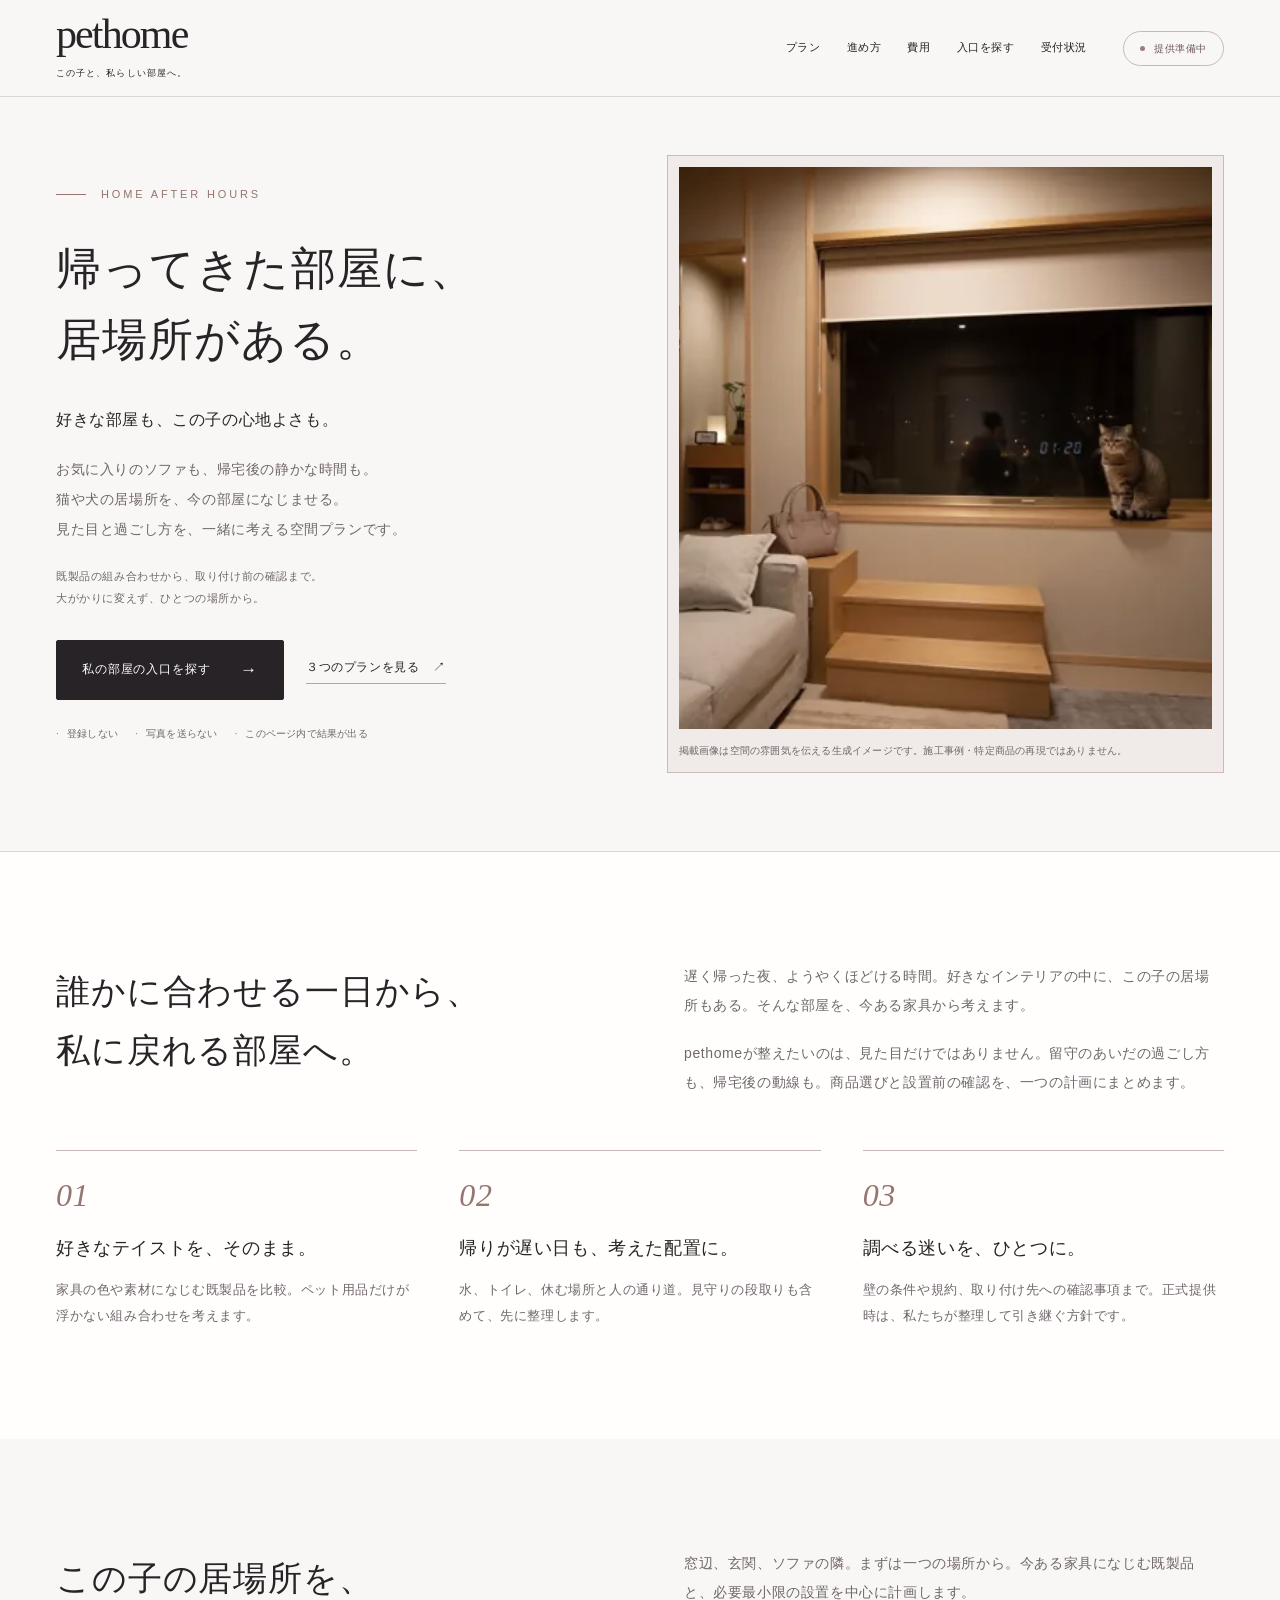
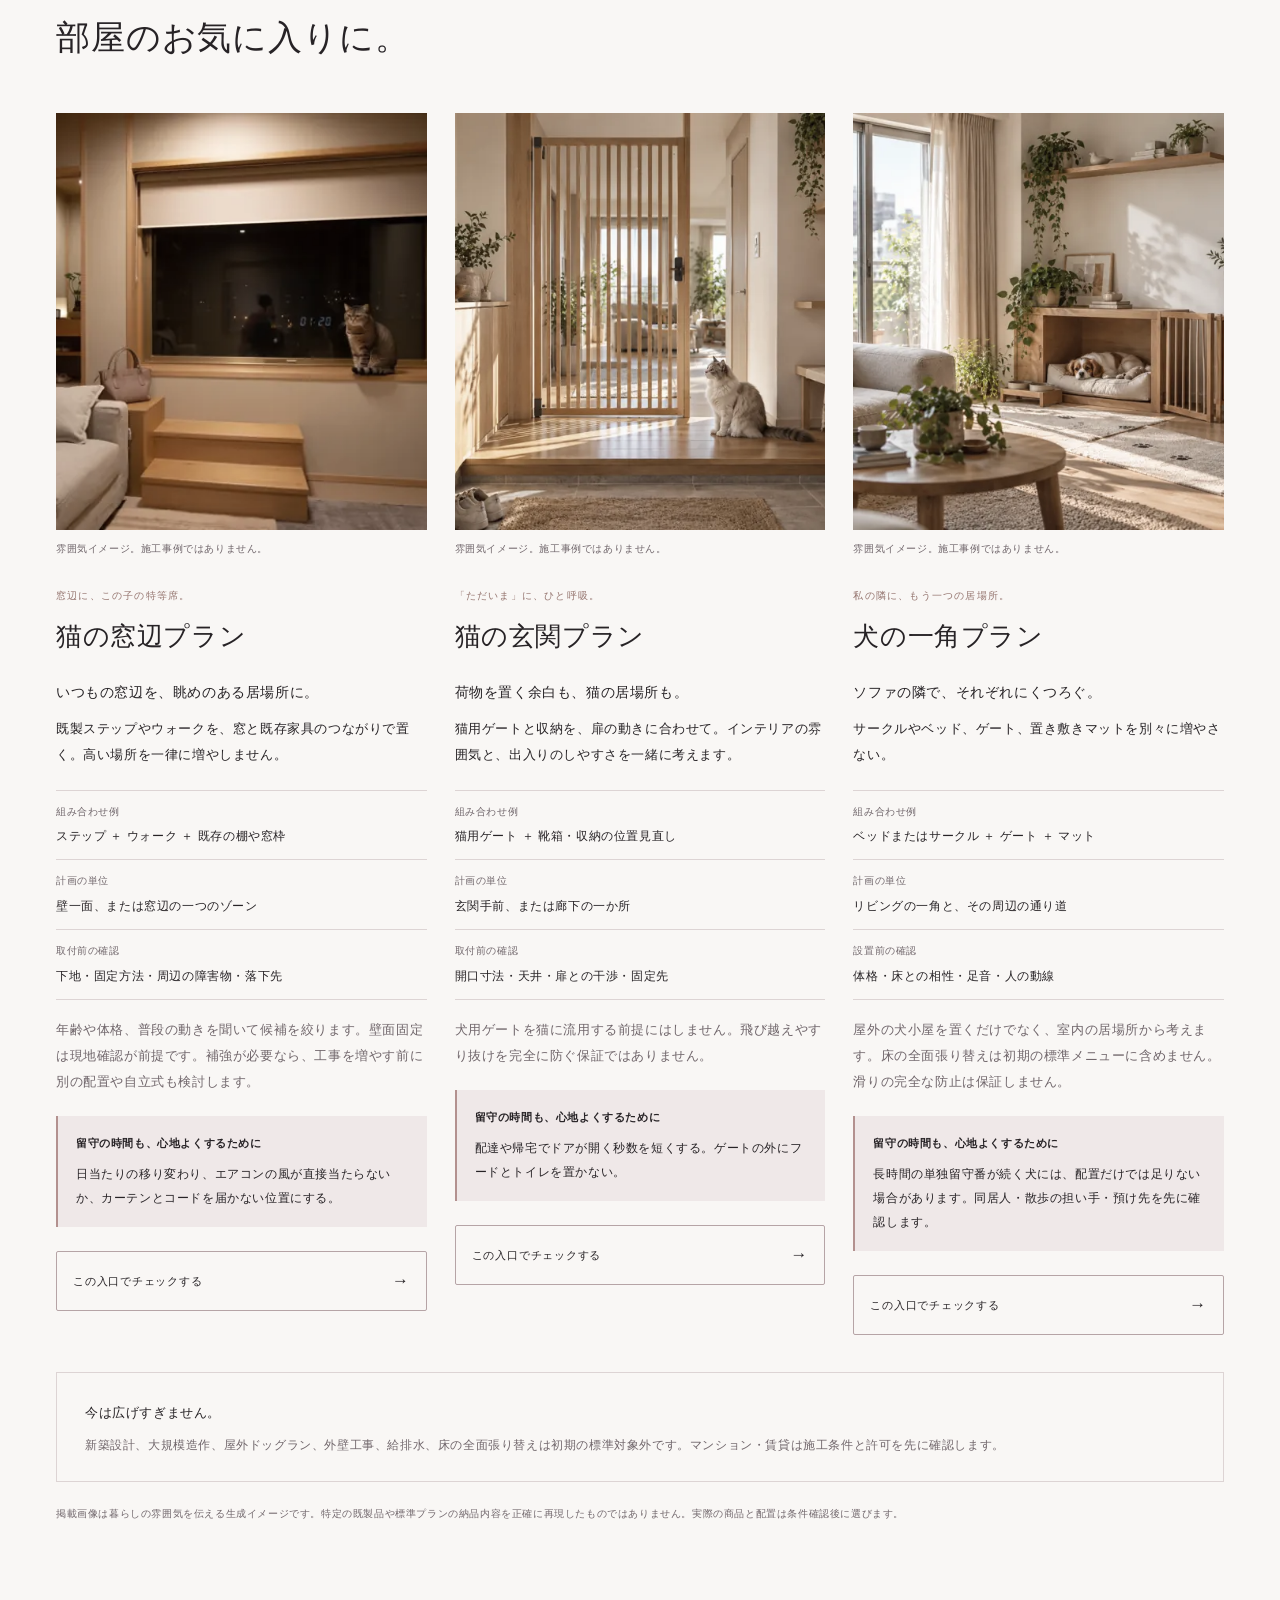
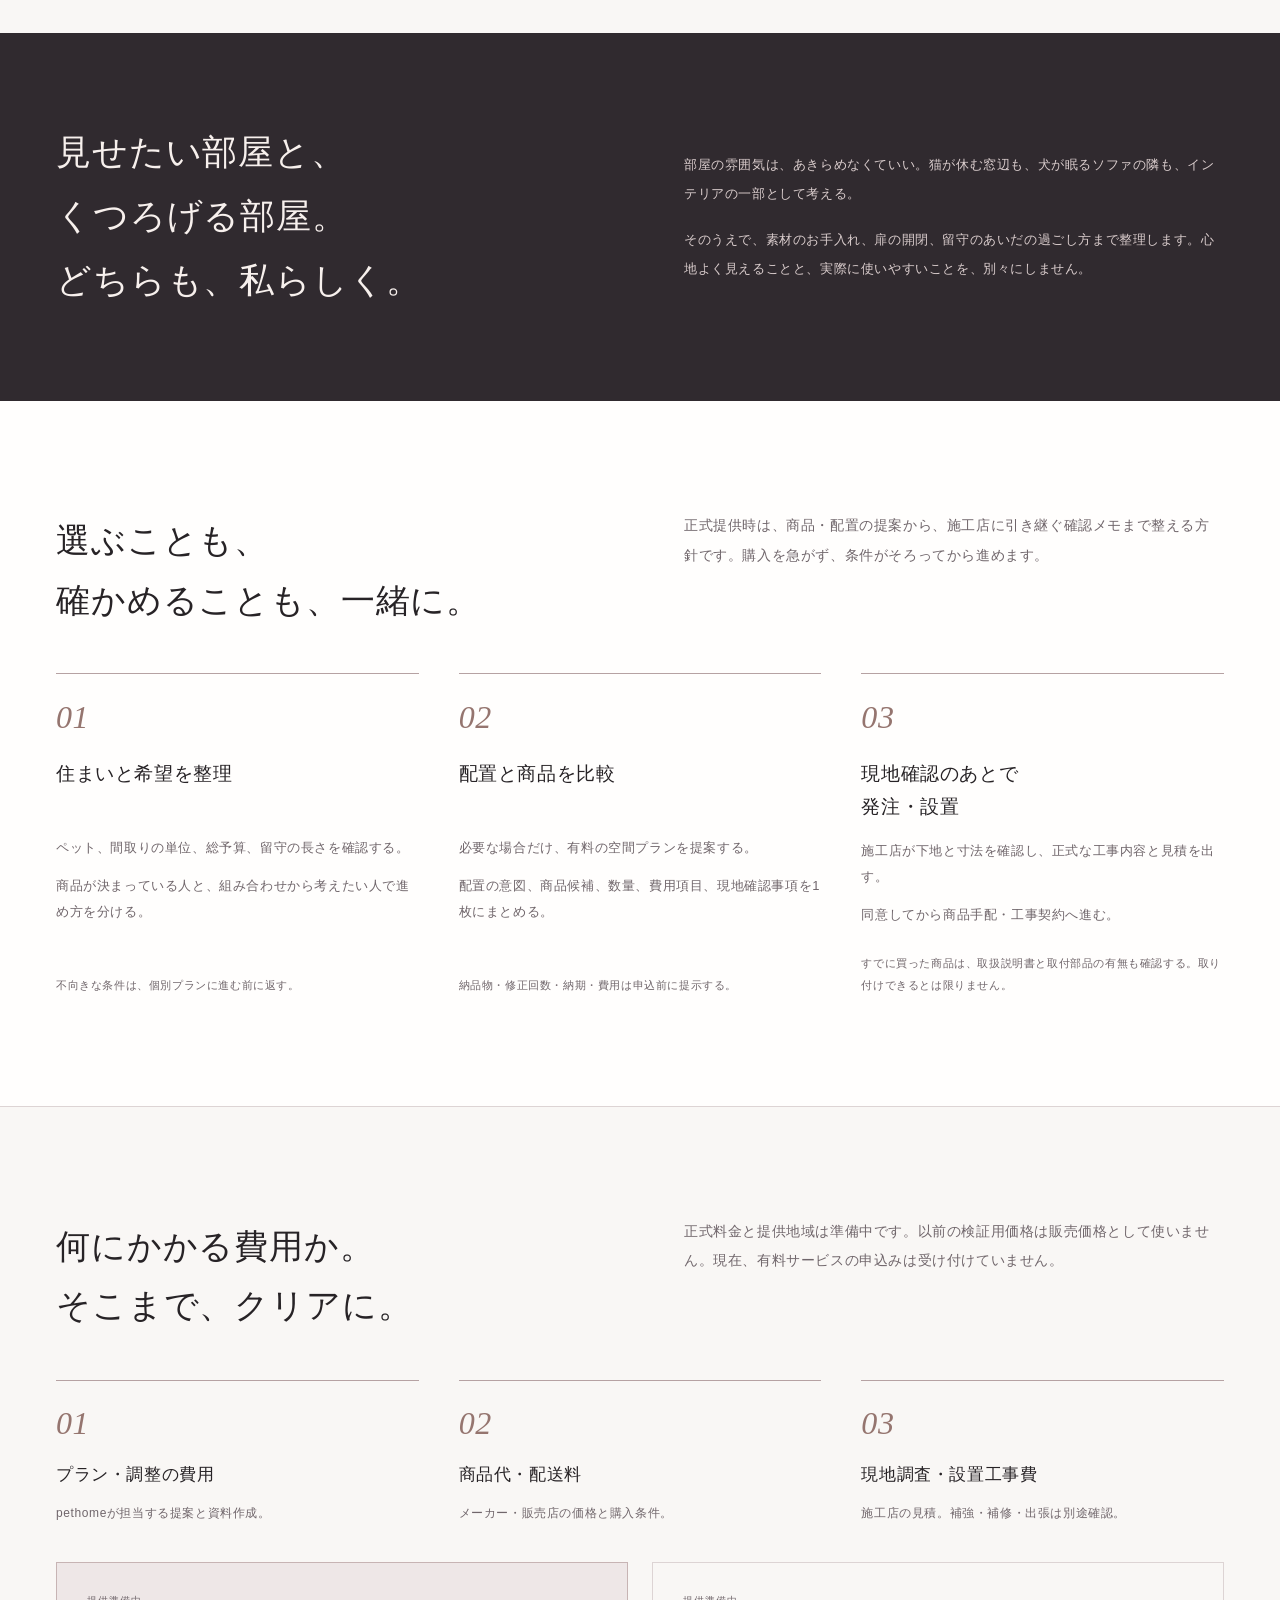
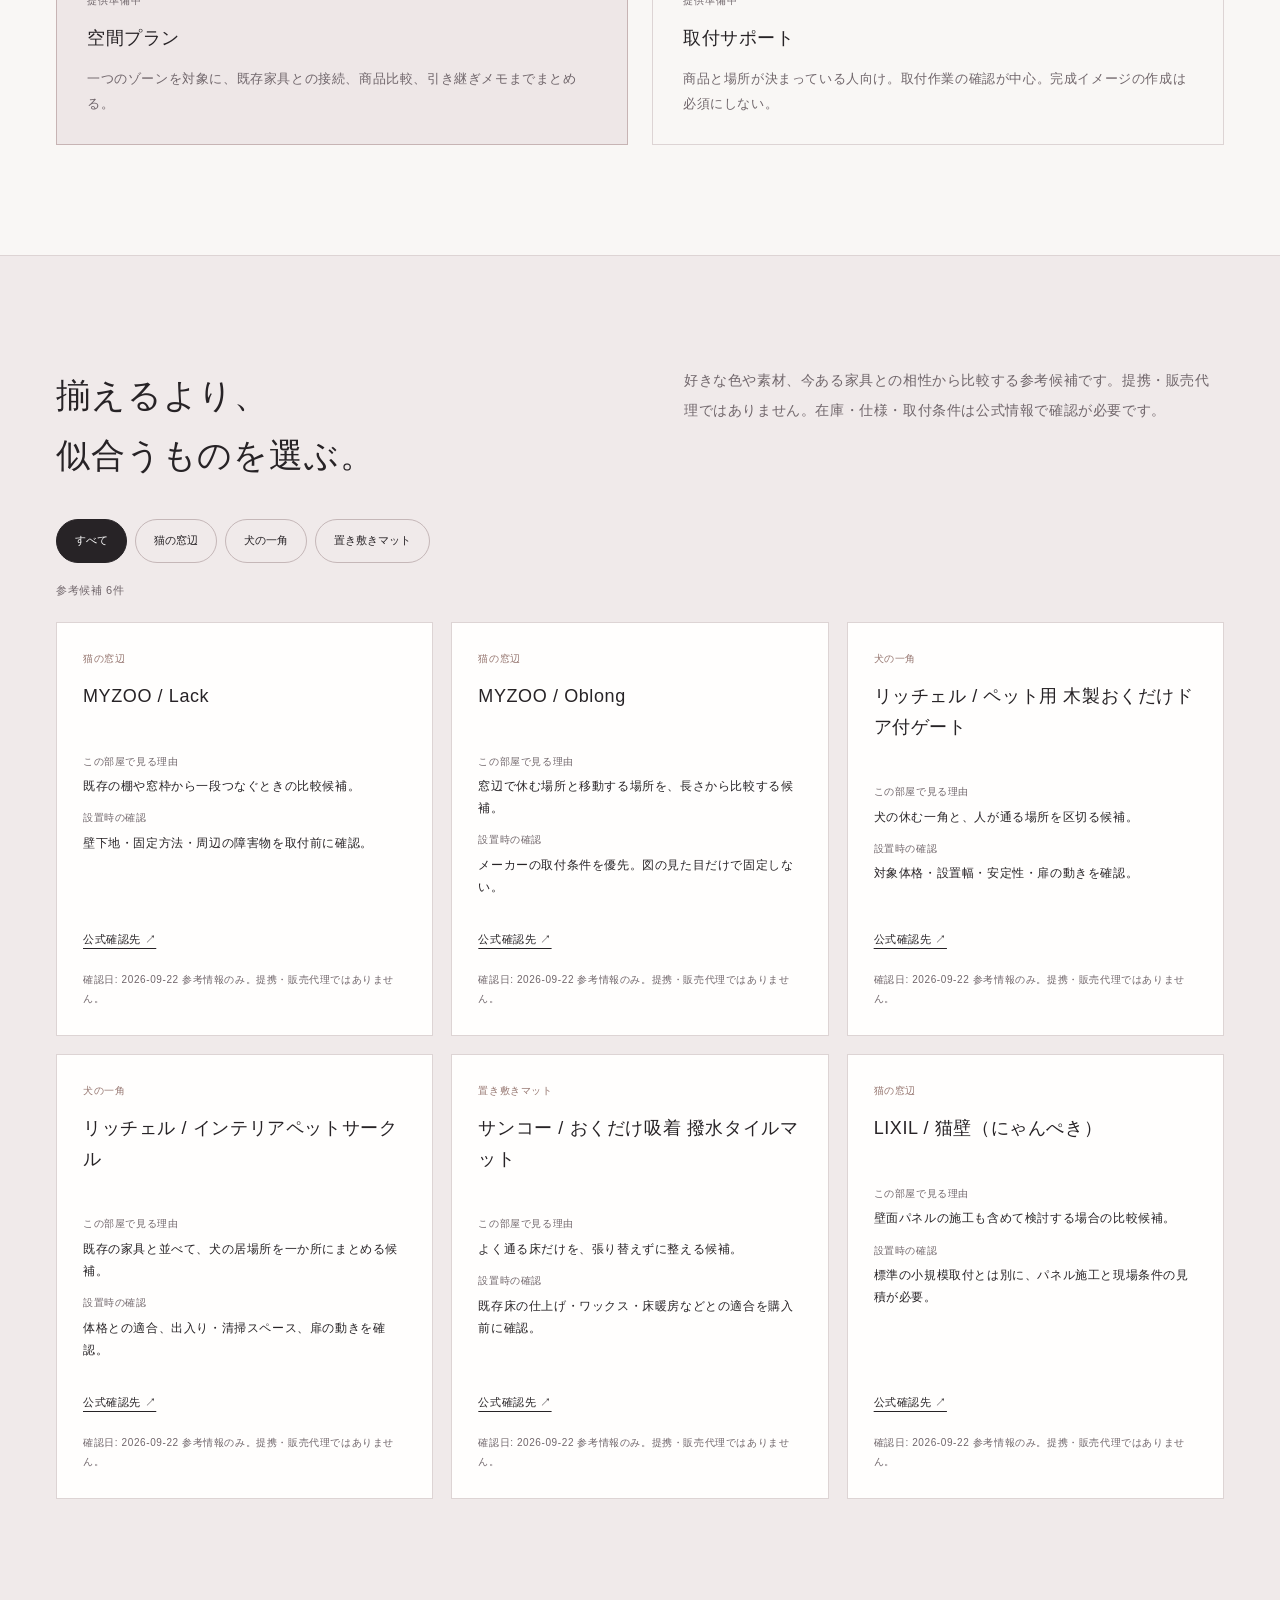
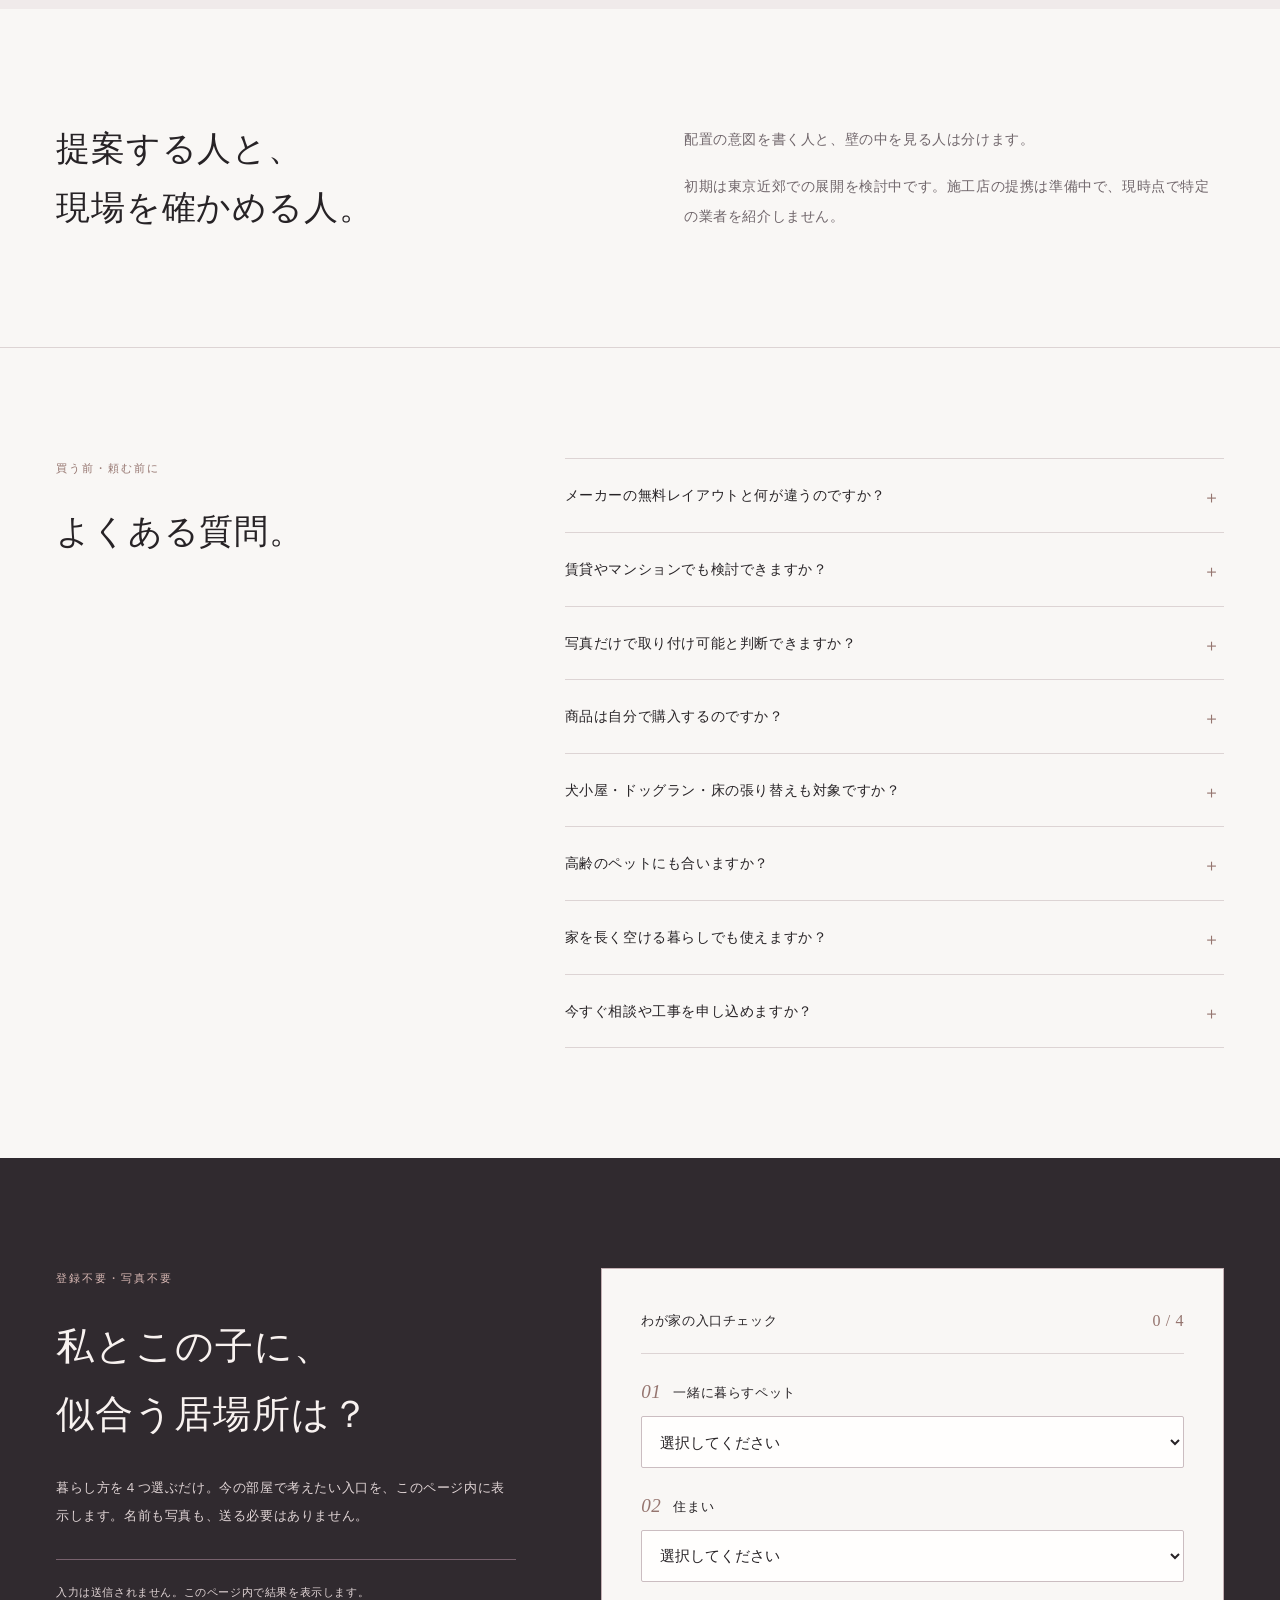
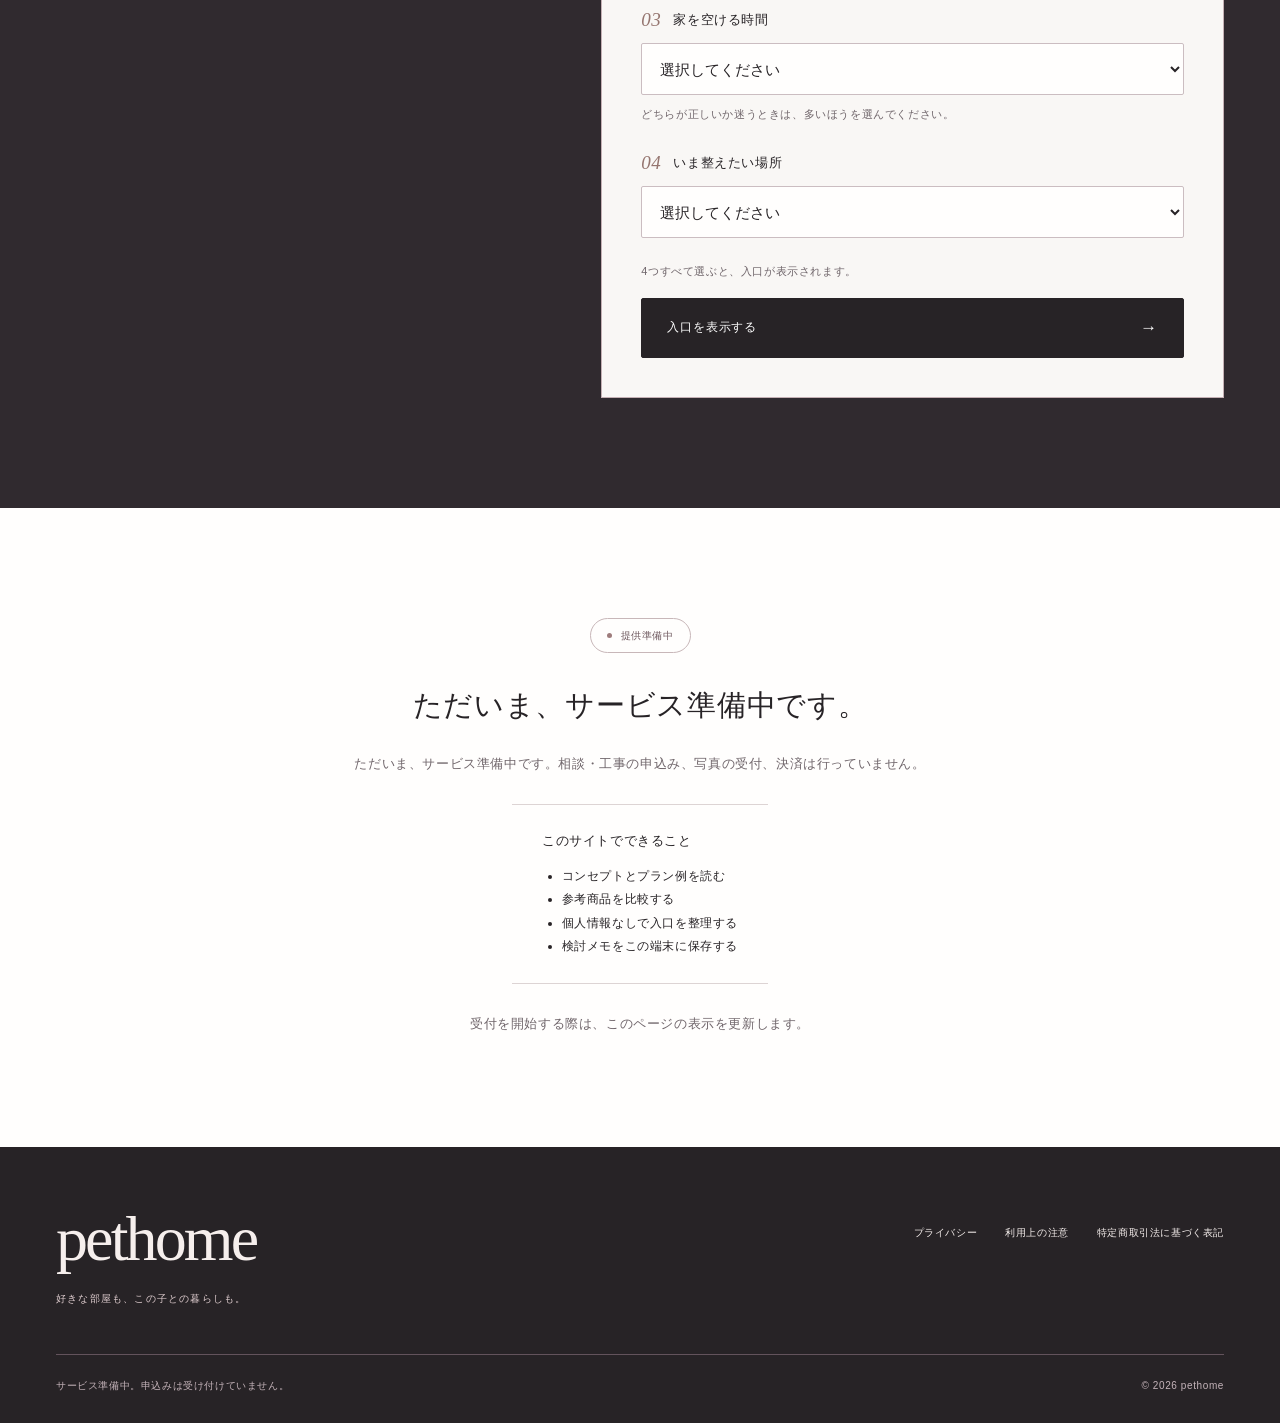
<file: index.html>
<!DOCTYPE html>

<html lang="ja"><head>
<meta charset="utf-8"/><meta content="width=device-width,initial-scale=1" name="viewport"/>
<title>pethome｜帰ってきた部屋に、居場所がある。</title>
<meta content="好きなインテリアも、猫や犬の心地よさも。既製品を組み合わせ、留守の時間と帰宅後の動線まで計画するpethome。個別相談・工事の受付は準備中です。" name="description"/>
<meta content="noindex,follow" name="robots"/><meta content="#f9f7f5" name="theme-color"/>
<meta content="帰ってきた部屋に、居場所がある。" property="og:title"/><meta content="好きな部屋も、この子との暮らしも、あきらめない。既製品から考える、私らしい居場所。" property="og:description"/><meta content="website" property="og:type"/><meta content="ja_JP" property="og:locale"/><meta content="pethome" property="og:site_name"/>
<meta content="https://kazumanishiwaki.github.io/pethome/assets/img/hero-night.webp" property="og:image"/>
<link href="assets/css/site.css" rel="stylesheet"/><script defer="" src="assets/js/check-engine.js"></script><script defer="" src="assets/js/site.js"></script>
</head><body>
<a class="skip-link" href="#main">本文へ移動</a>
<header class="site-header"><div class="container header-inner"><a aria-label="pethome トップへ" class="brand" href="#main">pethome<span>この子と、私らしい部屋へ。</span></a><nav aria-label="メインナビゲーション"><a href="#plans">プラン</a><a href="#how">進め方</a><a href="#price">費用</a><a href="#check">入口を探す</a><a href="#availability">受付状況</a></nav><a class="status-pill" href="#availability"><span aria-hidden="true"></span>提供準備中</a></div></header>
<main id="main">
<section class="hero"><span class="anchor-alias" id="top"></span><div class="container hero-grid"><div class="hero-copy"><p class="eyebrow">HOME AFTER HOURS</p><h1>帰ってきた部屋に、<br/>居場所がある。</h1><p class="hero-desire">好きな部屋も、この子の心地よさも。</p><p class="hero-lead">お気に入りのソファも、帰宅後の静かな時間も。<br/>猫や犬の居場所を、今の部屋になじませる。<br/>見た目と過ごし方を、一緒に考える空間プランです。</p><p class="hero-note">既製品の組み合わせから、取り付け前の確認まで。<br/>大がかりに変えず、ひとつの場所から。</p><div class="hero-actions"><a class="button button-dark" href="#check">私の部屋の入口を探す <span aria-hidden="true">→</span></a><a class="text-link" href="#plans">３つのプランを見る <span aria-hidden="true">↗</span></a></div><ul class="trust-list"><li>登録しない</li><li>写真を送らない</li><li>このページ内で結果が出る</li></ul></div><figure class="hero-photo"><picture><source media="(max-width: 600px)" srcset="assets/img/hero-night-small.webp"/><img alt="間接照明の部屋と、窓辺で外を見る猫のイメージ" decoding="async" fetchpriority="high" height="768" src="assets/img/hero-night.webp" width="1344"/></picture><figcaption>掲載画像は空間の雰囲気を伝える生成イメージです。施工事例・特定商品の再現ではありません。</figcaption></figure></div></section>
<section class="section concept" id="concept"><span class="anchor-alias" id="service"></span><div class="container section-heading"><h2>誰かに合わせる一日から、<br/>私に戻れる部屋へ。</h2><div><p>遅く帰った夜、ようやくほどける時間。好きなインテリアの中に、この子の居場所もある。そんな部屋を、今ある家具から考えます。</p><p>pethomeが整えたいのは、見た目だけではありません。留守のあいだの過ごし方も、帰宅後の動線も。商品選びと設置前の確認を、一つの計画にまとめます。</p></div></div><div class="container concept-grid"><article><span class="section-no">01</span><h3>好きなテイストを、そのまま。</h3><p>家具の色や素材になじむ既製品を比較。ペット用品だけが浮かない組み合わせを考えます。</p></article><article><span class="section-no">02</span><h3>帰りが遅い日も、考えた配置に。</h3><p>水、トイレ、休む場所と人の通り道。見守りの段取りも含めて、先に整理します。</p></article><article><span class="section-no">03</span><h3>調べる迷いを、ひとつに。</h3><p>壁の条件や規約、取り付け先への確認事項まで。正式提供時は、私たちが整理して引き継ぐ方針です。</p></article></div></section>

<section class="section" id="plans"><div class="container section-heading"><h2>この子の居場所を、<br/>部屋のお気に入りに。</h2><p>窓辺、玄関、ソファの隣。まずは一つの場所から。今ある家具になじむ既製品と、必要最小限の設置を中心に計画します。</p></div><div class="container plan-grid"><article class="plan-card" id="plan-cat-wall">
<figure class="plan-photo"><picture><source media="(max-width: 600px)" srcset="assets/img/cat-window-small.webp"/><img alt="窓と既存家具をつなぐ猫のステップのイメージ" decoding="async" height="768" loading="lazy" src="assets/img/cat-window.webp" width="1344"/></picture><figcaption>雰囲気イメージ。施工事例ではありません。</figcaption></figure>
<div class="plan-copy"><p class="scene-label">窓辺に、この子の特等席。</p><h3>猫の窓辺プラン</h3><p class="plan-lead">いつもの窓辺を、眺めのある居場所に。</p><p>既製ステップやウォークを、窓と既存家具のつながりで置く。高い場所を一律に増やしません。</p>
<dl><div><dt>組み合わせ例</dt><dd>ステップ ＋ ウォーク ＋ 既存の棚や窓枠</dd></div><div><dt>計画の単位</dt><dd>壁一面、または窓辺の一つのゾーン</dd></div><div><dt>取付前の確認</dt><dd>下地・固定方法・周辺の障害物・落下先</dd></div></dl><p class="plan-detail">年齢や体格、普段の動きを聞いて候補を絞ります。壁面固定は現地確認が前提です。補強が必要なら、工事を増やす前に別の配置や自立式も検討します。</p>
<aside class="absence-note"><h4>留守の時間も、心地よくするために</h4><p>日当たりの移り変わり、エアコンの風が直接当たらないか、カーテンとコードを届かない位置にする。</p></aside>
<a class="button button-outline" data-prefill="focus=place&amp;pet=cat" href="#check?focus=place&amp;pet=cat">この入口でチェックする <span aria-hidden="true">→</span></a></div></article>
<article class="plan-card" id="plan-cat-gate">
<figure class="plan-photo"><picture><source media="(max-width: 600px)" srcset="assets/img/cat-entrance-small.webp"/><img alt="玄関前の猫用ゲートと荷物の置き場のイメージ" decoding="async" height="1056" loading="lazy" src="assets/img/cat-entrance.webp" width="1408"/></picture><figcaption>雰囲気イメージ。施工事例ではありません。</figcaption></figure>
<div class="plan-copy"><p class="scene-label">「ただいま」に、ひと呼吸。</p><h3>猫の玄関プラン</h3><p class="plan-lead">荷物を置く余白も、猫の居場所も。</p><p>猫用ゲートと収納を、扉の動きに合わせて。インテリアの雰囲気と、出入りのしやすさを一緒に考えます。</p>
<dl><div><dt>組み合わせ例</dt><dd>猫用ゲート ＋ 靴箱・収納の位置見直し</dd></div><div><dt>計画の単位</dt><dd>玄関手前、または廊下の一か所</dd></div><div><dt>取付前の確認</dt><dd>開口寸法・天井・扉との干渉・固定先</dd></div></dl><p class="plan-detail">犬用ゲートを猫に流用する前提にはしません。飛び越えやすり抜けを完全に防ぐ保証ではありません。</p>
<aside class="absence-note"><h4>留守の時間も、心地よくするために</h4><p>配達や帰宅でドアが開く秒数を短くする。ゲートの外にフードとトイレを置かない。</p></aside>
<a class="button button-outline" data-prefill="focus=door&amp;pet=cat" href="#check?focus=door&amp;pet=cat">この入口でチェックする <span aria-hidden="true">→</span></a></div></article>
<article class="plan-card" id="plan-dog">
<figure class="plan-photo"><picture><source media="(max-width: 600px)" srcset="assets/img/dog-living-small.webp"/><img alt="リビングの一角にまとめた犬の居場所のイメージ" decoding="async" height="1056" loading="lazy" src="assets/img/dog-living.webp" width="1408"/></picture><figcaption>雰囲気イメージ。施工事例ではありません。</figcaption></figure>
<div class="plan-copy"><p class="scene-label">私の隣に、もう一つの居場所。</p><h3>犬の一角プラン</h3><p class="plan-lead">ソファの隣で、それぞれにくつろぐ。</p><p>サークルやベッド、ゲート、置き敷きマットを別々に増やさない。</p>
<dl><div><dt>組み合わせ例</dt><dd>ベッドまたはサークル ＋ ゲート ＋ マット</dd></div><div><dt>計画の単位</dt><dd>リビングの一角と、その周辺の通り道</dd></div><div><dt>設置前の確認</dt><dd>体格・床との相性・足音・人の動線</dd></div></dl><p class="plan-detail">屋外の犬小屋を置くだけでなく、室内の居場所から考えます。床の全面張り替えは初期の標準メニューに含めません。滑りの完全な防止は保証しません。</p>
<aside class="absence-note"><h4>留守の時間も、心地よくするために</h4><p>長時間の単独留守番が続く犬には、配置だけでは足りない場合があります。同居人・散歩の担い手・預け先を先に確認します。</p></aside>
<a class="button button-outline" data-prefill="focus=place&amp;pet=dog" href="#check?focus=place&amp;pet=dog">この入口でチェックする <span aria-hidden="true">→</span></a></div></article></div><div class="container scope-note"><strong>今は広げすぎません。</strong><p>新築設計、大規模造作、屋外ドッグラン、外壁工事、給排水、床の全面張り替えは初期の標準対象外です。マンション・賃貸は施工条件と許可を先に確認します。</p></div><p class="container section-note">掲載画像は暮らしの雰囲気を伝える生成イメージです。特定の既製品や標準プランの納品内容を正確に再現したものではありません。実際の商品と配置は条件確認後に選びます。</p></section><section class="section why" id="why"><div class="container section-heading"><h2>見せたい部屋と、<br/>くつろげる部屋。<br/>どちらも、私らしく。</h2><div><p>部屋の雰囲気は、あきらめなくていい。猫が休む窓辺も、犬が眠るソファの隣も、インテリアの一部として考える。</p><p>そのうえで、素材のお手入れ、扉の開閉、留守のあいだの過ごし方まで整理します。心地よく見えることと、実際に使いやすいことを、別々にしません。</p></div></div></section>
<section class="section how" id="how"><span class="anchor-alias" id="flow"></span><div class="container section-heading"><h2>選ぶことも、<br/>確かめることも、一緒に。</h2><p>正式提供時は、商品・配置の提案から、施工店に引き継ぐ確認メモまで整える方針です。購入を急がず、条件がそろってから進めます。</p></div><ol class="container process-grid"><li><span class="section-no">01</span><h3>住まいと希望を整理</h3><p>ペット、間取りの単位、総予算、留守の長さを確認する。</p><p>商品が決まっている人と、組み合わせから考えたい人で進め方を分ける。</p><p class="step-note">不向きな条件は、個別プランに進む前に返す。</p></li><li><span class="section-no">02</span><h3>配置と商品を比較</h3><p>必要な場合だけ、有料の空間プランを提案する。</p><p>配置の意図、商品候補、数量、費用項目、現地確認事項を1枚にまとめる。</p><p class="step-note">納品物・修正回数・納期・費用は申込前に提示する。</p></li><li><span class="section-no">03</span><h3>現地確認のあとで<br/>発注・設置</h3><p>施工店が下地と寸法を確認し、正式な工事内容と見積を出す。</p><p>同意してから商品手配・工事契約へ進む。</p><p class="step-note">すでに買った商品は、取扱説明書と取付部品の有無も確認する。取り付けできるとは限りません。</p></li></ol></section>
<section class="section" id="price"><div class="container section-heading"><h2>何にかかる費用か。<br/>そこまで、クリアに。</h2><p>正式料金と提供地域は準備中です。以前の検証用価格は販売価格として使いません。現在、有料サービスの申込みは受け付けていません。</p></div><div class="container cost-grid"><article><span class="section-no">01</span><h3>プラン・調整の費用</h3><p>pethomeが担当する提案と資料作成。</p></article><article><span class="section-no">02</span><h3>商品代・配送料</h3><p>メーカー・販売店の価格と購入条件。</p></article><article><span class="section-no">03</span><h3>現地調査・設置工事費</h3><p>施工店の見積。補強・補修・出張は別途確認。</p></article></div><div class="container service-options"><article class="service-option service-option-primary"><p class="status-label">提供準備中</p><h3>空間プラン</h3><p>一つのゾーンを対象に、既存家具との接続、商品比較、引き継ぎメモまでまとめる。</p></article><article><p class="status-label">提供準備中</p><h3>取付サポート</h3><p>商品と場所が決まっている人向け。取付作業の確認が中心。完成イメージの作成は必須にしない。</p></article></div></section>
<section class="section products" id="products"><div class="container section-heading"><h2>揃えるより、<br/>似合うものを選ぶ。</h2><p>好きな色や素材、今ある家具との相性から比較する参考候補です。提携・販売代理ではありません。在庫・仕様・取付条件は公式情報で確認が必要です。</p></div><div aria-label="参考商品の絞り込み" class="container filter-row" role="group"><button aria-pressed="true" class="filter-button is-active" data-filter="all" type="button">すべて</button><button aria-pressed="false" class="filter-button" data-filter="cat" type="button">猫の窓辺</button><button aria-pressed="false" class="filter-button" data-filter="dog" type="button">犬の一角</button><button aria-pressed="false" class="filter-button" data-filter="floor" type="button">置き敷きマット</button></div><p class="container field-help" id="product-count" role="status"></p><div class="container product-grid" id="product-grid"><p>参考商品を読み込んでいます。</p></div><noscript><p class="container">参考商品一覧の表示にはJavaScriptが必要です。プラン例から入口を選ぶこともできます。</p></noscript></section>
<section class="section local-build" id="partners"><div class="container section-heading"><h2>提案する人と、<br/>現場を確かめる人。</h2><div><p>配置の意図を書く人と、壁の中を見る人は分けます。</p><p>初期は東京近郊での展開を検討中です。施工店の提携は準備中で、現時点で特定の業者を紹介しません。</p></div></div></section>
<section class="section" id="faq"><div class="container faq-grid"><div><p class="section-kicker">買う前・頼む前に</p><h2>よくある質問。</h2></div><div class="faq-list"><details><summary>メーカーの無料レイアウトと何が違うのですか？</summary><p>メーカーのサービスで足りる場合もあります。pethomeは複数メーカーの商品と今ある家具を比較し、人の動線、手入れ、予算、留守番、施工前の確認を一つの計画にします。単品を置くだけなら、個別の空間プランは不要です。</p></details>
<details><summary>賃貸やマンションでも検討できますか？</summary><p>できます。ただし先に管理規約と、貸主・管理会社への確認事項を整理します。自立式や置き敷きでも、床への影響・転倒・使用条件の確認は必要です。「穴を開けない＝無条件に設置できる」とは案内しません。</p></details>
<details><summary>写真だけで取り付け可能と判断できますか？</summary><p>できません。写真と採寸は配置候補を考えるための情報です。壁の下地、内部配線、固定方法は施工店の現地確認が必要です。商品購入を先に確定しないことをおすすめします。</p></details>
<details><summary>商品は自分で購入するのですか？</summary><p>設置条件を確認したあと、販売店から購入するか、施工店が見積に含めて手配する形を想定しています。購入者、初期不良・不足部品の連絡先、送料、返品条件を先にそろえます。</p></details>
<details><summary>犬小屋・ドッグラン・床の張り替えも対象ですか？</summary><p>初期は室内の居場所、ゲート、置き敷きマットの組み合わせが中心です。屋外の犬小屋やドッグラン、床の全面張り替え、給排水・外壁工事は標準メニュー外です。</p></details>
<details><summary>高齢のペットにも合いますか？</summary><p>年齢だけでなく、体格、動き方、行動の変化を確認します。高い場所や段差を一律に増やす提案はしません。治療や身体機能の評価は対象外です。</p></details>
<details><summary>家を長く空ける暮らしでも使えますか？</summary><p>部屋の配置で負担を減らせる範囲を先に切り分けます。水、トイレ、休む場所、玄関のすき間、コード類。配置だけでは足りない場合は、預け先や同居人の有無を先に確認する入口を返します。長時間の単独留守番を推奨するサービスではありません。</p></details>
<details><summary>今すぐ相談や工事を申し込めますか？</summary><p>現在はサービス準備中です。個別相談、写真送信、施工申込、決済は受け付けていません。下のチェックでは、個人情報を送らずに検討の入口を整理できます。</p></details></div></div></section>
<section class="section check" id="check"><span class="anchor-alias" id="contact"></span><div class="container check-grid"><div class="check-intro"><p class="section-kicker">登録不要・写真不要</p><h2>私とこの子に、<br/>似合う居場所は？</h2><p>暮らし方を４つ選ぶだけ。今の部屋で考えたい入口を、このページ内に表示します。名前も写真も、送る必要はありません。</p><p class="privacy-note">入力は送信されません。このページ内で結果を表示します。</p></div><div class="check-panel"><form action="#check" aria-describedby="check-help" autocomplete="off" id="self-check" method="get"><div class="form-heading"><span>わが家の入口チェック</span><span aria-live="polite" id="check-progress" role="status">0 / 4</span></div><div class="question"><label for="q-pet"><span class="question-no">01</span>一緒に暮らすペット</label><select id="q-pet" name="pet" required=""><option value="">選択してください</option><option value="cat">猫</option><option value="dog">犬</option><option value="both">猫と犬</option></select></div>
<div class="question"><label for="q-home"><span class="question-no">02</span>住まい</label><select id="q-home" name="home" required=""><option value="">選択してください</option><option value="house">持ち家（戸建て）</option><option value="mansion">持ち家（マンション）</option><option value="rent">賃貸</option><option value="unknown">まだ分からない</option></select></div>
<div class="question"><label for="q-absence"><span class="question-no">03</span>家を空ける時間</label><select aria-describedby="absence-help" id="q-absence" name="absence" required=""><option value="">選択してください</option><option value="home-day">日中も、ほぼ家にいる</option><option value="late-return">夜遅くまで、家を空けることが多い</option><option value="travel">外泊や旅行が、月に何度かある</option><option value="cohabit">同居人が、日中も見られる</option></select><p class="field-help" id="absence-help">どちらが正しいか迷うときは、多いほうを選んでください。</p></div>
<div class="question"><label for="q-focus"><span class="question-no">04</span>いま整えたい場所</label><select id="q-focus" name="focus" required=""><option value="">選択してください</option><option value="place">居場所と、部屋のつながり</option><option value="door">玄関や、入ってほしくない場所</option><option value="product">買いたい商品が決まっている</option><option value="floor">床を張り替えずに、足元だけ</option></select></div><p class="field-help" id="check-help">4つすべて選ぶと、入口が表示されます。</p><p class="error-message" hidden="" id="check-error" role="alert"></p><button class="button button-dark" disabled="" id="check-submit" type="submit">入口を表示する <span aria-hidden="true">→</span></button></form><noscript><p>結果の表示にはJavaScriptが必要です。プラン例から入口を選ぶこともできます。このページから申込みは送信されません。</p></noscript><section aria-label="セルフチェックの結果" class="check-result" hidden="" id="check-result" tabindex="-1"><p class="section-kicker">わが家の入口</p><h3 id="result-title"></h3><div id="result-body"></div><h4>先に確認すること</h4><ul id="result-checks"></ul><div class="absence-note" hidden="" id="absence-result"><h4>留守番で見ておくこと</h4><ul id="absence-checks"></ul><p id="absence-note"></p></div><div class="result-notice" id="result-notice"></div><div class="result-plan-links" id="result-plan-links"></div><div class="result-actions"><button class="button button-dark" id="save-brief" type="button">検討メモを保存する <span aria-hidden="true">↓</span></button><a class="text-link" href="#plans">プラン例に戻る</a><a class="text-link" href="#availability">受付状況を見る</a></div></section></div></div></section>
<section class="section availability" id="availability"><div class="container availability-inner"><p class="status-pill"><span aria-hidden="true"></span>提供準備中</p><h2>ただいま、サービス準備中です。</h2><p>ただいま、サービス準備中です。相談・工事の申込み、写真の受付、決済は行っていません。</p><div class="available-now"><h3>このサイトでできること</h3><ul><li>コンセプトとプラン例を読む</li><li>参考商品を比較する</li><li>個人情報なしで入口を整理する</li><li>検討メモをこの端末に保存する</li></ul></div><p>受付を開始する際は、このページの表示を更新します。</p></div></section>
</main><footer class="site-footer"><div class="container footer-main"><a class="brand" href="#main">pethome<span>好きな部屋も、この子との暮らしも。</span></a><nav aria-label="補足情報"><a href="privacy.html">プライバシー</a><a href="terms.html">利用上の注意</a><a href="commercial.html">特定商取引法に基づく表記</a></nav></div><div class="container footer-bottom"><span>サービス準備中。申込みは受け付けていません。</span><small>© 2026 pethome</small></div></footer><div class="mobile-cta"><a class="button button-dark" href="#check">私の部屋の入口を探す <span aria-hidden="true">→</span></a></div>
</body></html>
</file>
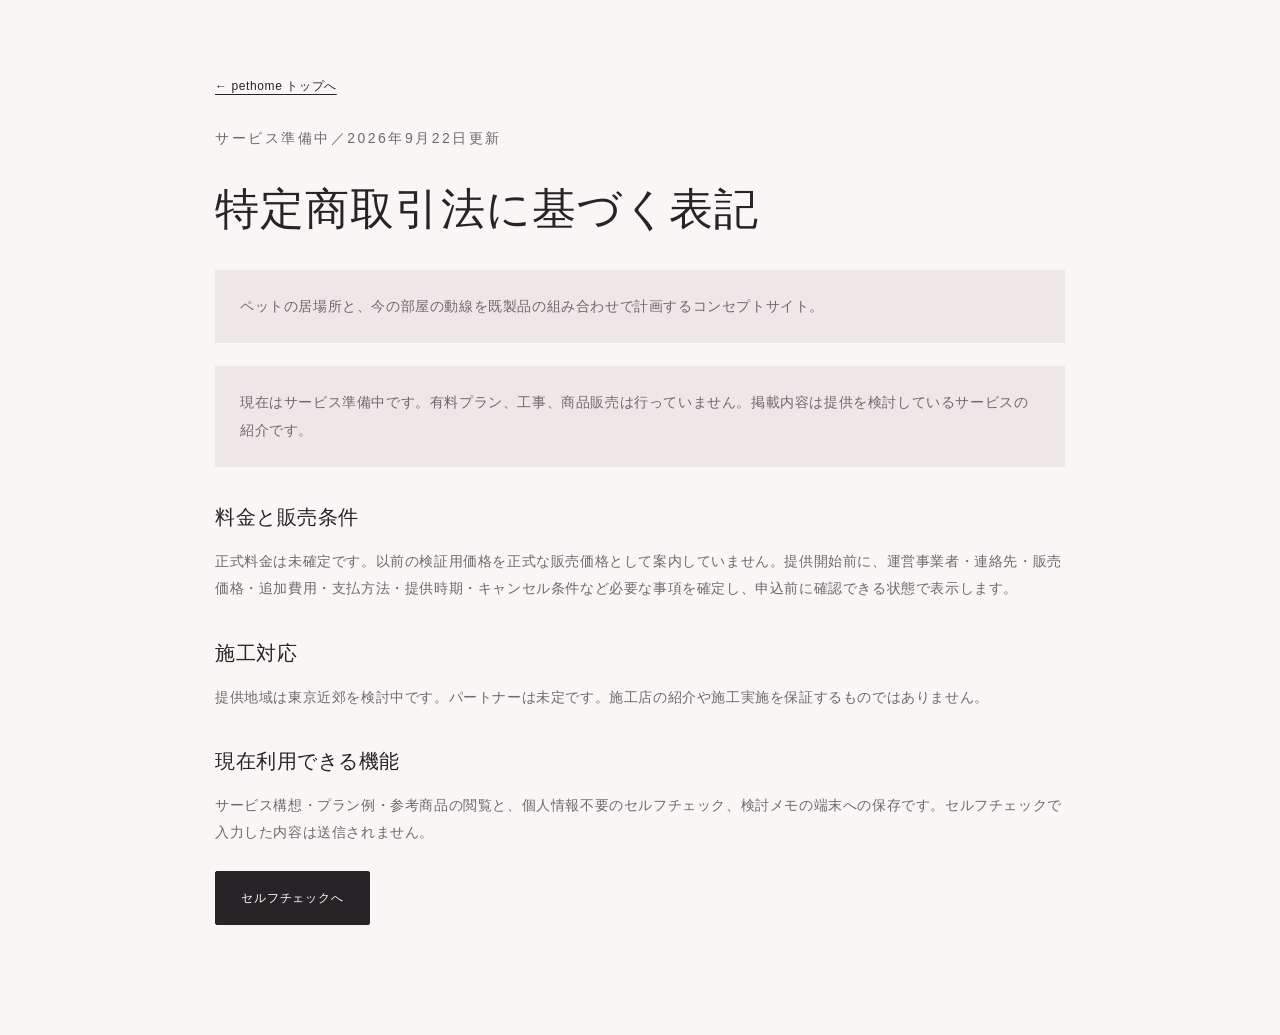
<file: commercial.html>
<!doctype html><html lang="ja"><head><meta charset="utf-8"><meta name="viewport" content="width=device-width,initial-scale=1"><meta name="robots" content="noindex,follow"><title>特定商取引法に基づく表記｜pethome</title><link rel="stylesheet" href="assets/css/site.css"></head><body><main class="legal"><div class="container"><a href="index.html">← pethome トップへ</a><p class="section-kicker">サービス準備中／2026年9月22日更新</p><h1>特定商取引法に基づく表記</h1><p class="legal-lead">ペットの居場所と、今の部屋の動線を既製品の組み合わせで計画するコンセプトサイト。</p><p class="legal-note">現在はサービス準備中です。有料プラン、工事、商品販売は行っていません。掲載内容は提供を検討しているサービスの紹介です。</p><h2>料金と販売条件</h2><p>正式料金は未確定です。以前の検証用価格を正式な販売価格として案内していません。提供開始前に、運営事業者・連絡先・販売価格・追加費用・支払方法・提供時期・キャンセル条件など必要な事項を確定し、申込前に確認できる状態で表示します。</p><h2>施工対応</h2><p>提供地域は東京近郊を検討中です。パートナーは未定です。施工店の紹介や施工実施を保証するものではありません。</p><h2>現在利用できる機能</h2><p>サービス構想・プラン例・参考商品の閲覧と、個人情報不要のセルフチェック、検討メモの端末への保存です。セルフチェックで入力した内容は送信されません。</p><a class="button button-dark" href="index.html#check">セルフチェックへ</a></div></main></body></html>
</file>
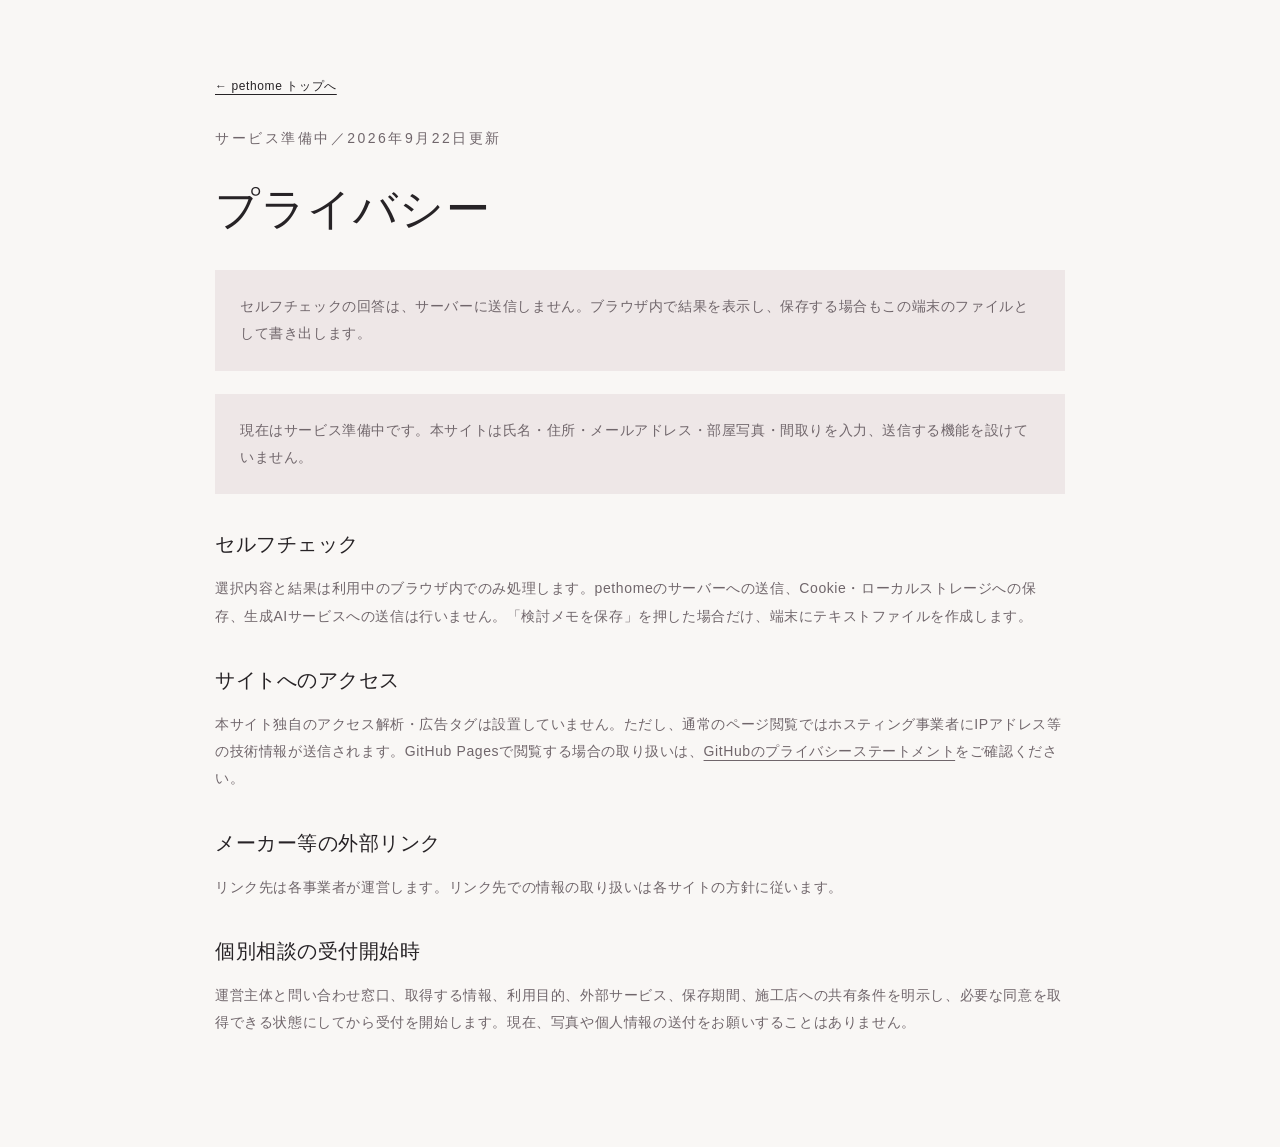
<file: privacy.html>
<!doctype html><html lang="ja"><head><meta charset="utf-8"><meta name="viewport" content="width=device-width,initial-scale=1"><meta name="robots" content="noindex,follow"><title>プライバシー｜pethome</title><link rel="stylesheet" href="assets/css/site.css"></head><body><main class="legal"><div class="container"><a href="index.html">← pethome トップへ</a><p class="section-kicker">サービス準備中／2026年9月22日更新</p><h1>プライバシー</h1><p class="legal-lead">セルフチェックの回答は、サーバーに送信しません。ブラウザ内で結果を表示し、保存する場合もこの端末のファイルとして書き出します。</p><p class="legal-note">現在はサービス準備中です。本サイトは氏名・住所・メールアドレス・部屋写真・間取りを入力、送信する機能を設けていません。</p><h2>セルフチェック</h2><p>選択内容と結果は利用中のブラウザ内でのみ処理します。pethomeのサーバーへの送信、Cookie・ローカルストレージへの保存、生成AIサービスへの送信は行いません。「検討メモを保存」を押した場合だけ、端末にテキストファイルを作成します。</p><h2>サイトへのアクセス</h2><p>本サイト独自のアクセス解析・広告タグは設置していません。ただし、通常のページ閲覧ではホスティング事業者にIPアドレス等の技術情報が送信されます。GitHub Pagesで閲覧する場合の取り扱いは、<a href="https://docs.github.com/en/site-policy/privacy-policies/github-general-privacy-statement" target="_blank" rel="noopener noreferrer">GitHubのプライバシーステートメント</a>をご確認ください。</p><h2>メーカー等の外部リンク</h2><p>リンク先は各事業者が運営します。リンク先での情報の取り扱いは各サイトの方針に従います。</p><h2>個別相談の受付開始時</h2><p>運営主体と問い合わせ窓口、取得する情報、利用目的、外部サービス、保存期間、施工店への共有条件を明示し、必要な同意を取得できる状態にしてから受付を開始します。現在、写真や個人情報の送付をお願いすることはありません。</p></div></main></body></html>
</file>
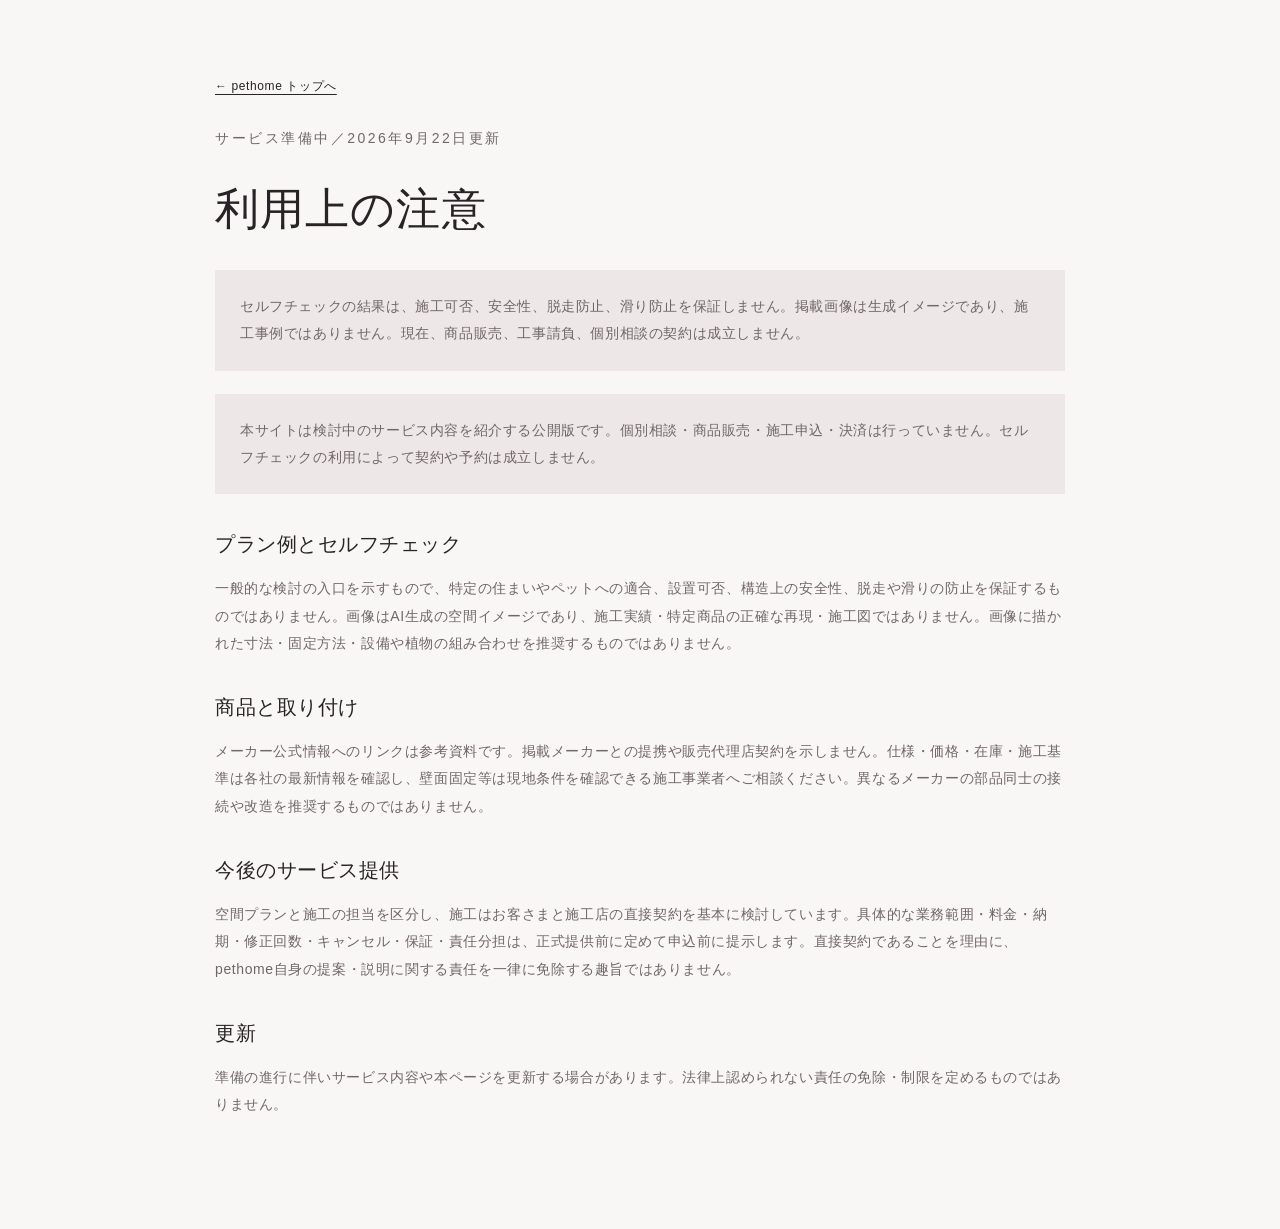
<file: terms.html>
<!doctype html><html lang="ja"><head><meta charset="utf-8"><meta name="viewport" content="width=device-width,initial-scale=1"><meta name="robots" content="noindex,follow"><title>利用上の注意｜pethome</title><link rel="stylesheet" href="assets/css/site.css"></head><body><main class="legal"><div class="container"><a href="index.html">← pethome トップへ</a><p class="section-kicker">サービス準備中／2026年9月22日更新</p><h1>利用上の注意</h1><p class="legal-lead">セルフチェックの結果は、施工可否、安全性、脱走防止、滑り防止を保証しません。掲載画像は生成イメージであり、施工事例ではありません。現在、商品販売、工事請負、個別相談の契約は成立しません。</p><p class="legal-note">本サイトは検討中のサービス内容を紹介する公開版です。個別相談・商品販売・施工申込・決済は行っていません。セルフチェックの利用によって契約や予約は成立しません。</p><h2>プラン例とセルフチェック</h2><p>一般的な検討の入口を示すもので、特定の住まいやペットへの適合、設置可否、構造上の安全性、脱走や滑りの防止を保証するものではありません。画像はAI生成の空間イメージであり、施工実績・特定商品の正確な再現・施工図ではありません。画像に描かれた寸法・固定方法・設備や植物の組み合わせを推奨するものではありません。</p><h2>商品と取り付け</h2><p>メーカー公式情報へのリンクは参考資料です。掲載メーカーとの提携や販売代理店契約を示しません。仕様・価格・在庫・施工基準は各社の最新情報を確認し、壁面固定等は現地条件を確認できる施工事業者へご相談ください。異なるメーカーの部品同士の接続や改造を推奨するものではありません。</p><h2>今後のサービス提供</h2><p>空間プランと施工の担当を区分し、施工はお客さまと施工店の直接契約を基本に検討しています。具体的な業務範囲・料金・納期・修正回数・キャンセル・保証・責任分担は、正式提供前に定めて申込前に提示します。直接契約であることを理由に、pethome自身の提案・説明に関する責任を一律に免除する趣旨ではありません。</p><h2>更新</h2><p>準備の進行に伴いサービス内容や本ページを更新する場合があります。法律上認められない責任の免除・制限を定めるものではありません。</p></div></main></body></html>
</file>
<file: assets/css/site.css>
/* pethome — pearl, ink and a quiet rose accent. One shared visual system. */
:root {
  --paper: #f9f7f5;
  --white: #fffefd;
  --ink: #272326;
  --muted: #70666b;
  --line: #ddd4d4;
  --tint: #eee7e7;
  --accent: #95756f;
  --rose: #d1bab6;
  --serif: "Hiragino Mincho ProN", "Yu Mincho", YuMincho, "Noto Serif CJK JP", serif;
  --sans: -apple-system, BlinkMacSystemFont, "Helvetica Neue", "Hiragino Kaku Gothic ProN", "Yu Gothic", Meiryo, sans-serif;
  --max: 1280px;
  --gutter: 56px;
}
* { box-sizing: border-box; }
html { scroll-behavior: smooth; scroll-padding-top: 108px; }
body { margin: 0; color: var(--ink); background: var(--paper); font: 15px/1.95 var(--sans); letter-spacing: .04em; -webkit-font-smoothing: antialiased; }
a { color: inherit; text-decoration: none; }
button, input, select, textarea { font: inherit; color: inherit; }
button { cursor: pointer; }
button:disabled { cursor: not-allowed; opacity: .5; }
img { display: block; max-width: 100%; height: auto; }
picture { display: block; }
figure, h1, h2, h3, h4, p { margin: 0; }
h1, h2 { font-family: var(--serif); font-weight: 500; letter-spacing: .025em; }
h1 { font-size: clamp(36px, 3.5vw, 52px); line-height: 1.6; }
h2 { font-size: clamp(27px, 2.65vw, 38px); line-height: 1.75; }
h3 { font-size: 18px; line-height: 1.7; font-weight: 500; }
h4 { font-size: 13px; }
p + p { margin-top: 18px; }
ul, ol { margin: 0; padding-left: 1.3em; }
[hidden] { display: none !important; }
:focus-visible { outline: 3px solid var(--accent); outline-offset: 5px; }
.container { width: min(calc(100% - var(--gutter)*2), var(--max)); margin-inline: auto; }
.section { position: relative; padding: 110px 0; }
.section-heading { display: grid; grid-template-columns: 1fr 1fr; gap: 88px; align-items: start; }
.section-heading > p, .section-heading > div { color: var(--muted); }
.section-heading p { font-size: 14px; line-height: 2.1; }
.section-kicker, .eyebrow { font-size: 11px; letter-spacing: .18em; color: var(--accent); margin-bottom: 22px; }
.eyebrow { letter-spacing: .26em; }
.section-no { font: italic 32px/1.3 Georgia, "Times New Roman", serif; color: var(--accent); }
.section-note, figcaption { color: var(--muted); font-size: 10px; line-height: 1.9; }
.section-note { margin-top: 22px; }
.button { display: inline-flex; gap: 22px; align-items: center; justify-content: space-between; min-height: 54px; padding: 15px 25px; border: 1px solid var(--ink); border-radius: 2px; font-size: 12px; line-height: 1.65; font-weight: 500; text-align: center; letter-spacing: .07em; transition: background .2s, color .2s, transform .2s; }
.button > span { font-size: 17px; font-weight: 400; }
.button:not(:disabled):hover { transform: translateY(-2px); }
.button-dark { background: var(--ink); color: #fff; }
.button-dark:hover { background: #51424a; border-color: #51424a; }
.button-outline { background: transparent; border-color: #b6a4a6; }
.button-outline:hover { background: var(--ink); color: #fff; border-color: var(--ink); }
.text-link { display: inline-flex; gap: 14px; align-items: center; border-bottom: 1px solid #b9a4a4; padding-bottom: 5px; font-size: 12px; line-height: 1.8; }
.text-link:hover { color: var(--accent); }
.skip-link { position: fixed; z-index: 100; top: -100px; left: 10px; background: var(--ink); color: #fff; padding: 10px 18px; }
.skip-link:focus { top: 10px; }
.anchor-alias { position: absolute; left: 0; top: 0; }
.sr-only { position: absolute; width: 1px; height: 1px; overflow: hidden; clip: rect(0,0,0,0); white-space: nowrap; }
.mobile-only { display: none; }
/* Wordmark and navigation */
.site-header { position: sticky; top: 0; z-index: 30; background: rgba(249,247,245,.97); border-bottom: 1px solid var(--line); }
.header-inner { display: flex; align-items: center; gap: 36px; min-height: 96px; }
.brand { display: inline-flex; flex-direction: column; font: 42px/.95 Georgia, "Times New Roman", serif; letter-spacing: -.045em; }
.brand > span { margin-top: 12px; font: 9px/1.5 var(--sans); letter-spacing: .12em; }
.site-header nav { display: flex; gap: 26px; margin-left: auto; white-space: nowrap; font-size: 11px; }
.site-header nav a { padding: 12px 0; }
.site-header nav a:hover { text-decoration: underline; text-underline-offset: 6px; }
.status-pill { display: inline-flex; align-items: center; justify-content: center; gap: 9px; flex-shrink: 0; border: 1px solid #c8b7b9; border-radius: 999px; padding: 9px 16px; background: transparent; color: #6e585e; font-size: 10px; line-height: 1.5; }
.status-pill > span { width: 5px; height: 5px; border-radius: 50%; background: #9e7c7c; }
/* An editorial opening: copy is text, not part of the photograph. */
.hero { position: relative; padding: 58px 0 78px; }
.hero-grid { display: grid; grid-template-columns: 1fr 1.02fr; gap: 64px; align-items: center; }
.hero-copy { padding: 22px 0; }
.hero .eyebrow { display: flex; align-items: center; gap: 15px; margin-bottom: 28px; }
.hero .eyebrow::before { content: ""; width: 30px; height: 1px; background: var(--accent); }
.hero h1 { margin-bottom: 27px; }
.hero-desire { font-size: 16px; line-height: 1.95; margin-bottom: 19px; }
.hero-lead { max-width: 500px; color: var(--muted); font-size: 14px; line-height: 2.15; }
.hero-desire + .hero-lead { margin-top: 0; }
.hero-note { margin-top: 21px; color: var(--muted); font-size: 11px; line-height: 2; }
.hero-actions { display: flex; flex-wrap: wrap; gap: 22px; align-items: center; margin-top: 31px; }
.hero-actions .button { min-width: 228px; }
.trust-list { padding: 0; list-style: none; display: flex; flex-wrap: wrap; gap: 8px 17px; margin-top: 24px; font-size: 10px; color: var(--muted); letter-spacing: .02em; }
.trust-list li::before { content: "·"; color: var(--accent); margin-right: 8px; }
.hero-photo { min-width: 0; padding: 11px 11px 0; border: 1px solid #ccb9b8; background: #f0eae8; }
.hero-photo picture { overflow: hidden; }
.hero-photo img { width: 100%; height: 562px; object-fit: cover; object-position: 68% center; filter: saturate(.76); }
.hero-photo figcaption { padding: 12px 0; font-size: 10px; letter-spacing: .02em; }
/* The promise, before the practical details. */
.concept { border-top: 1px solid var(--line); background: var(--white); }
.concept-grid { display: grid; grid-template-columns: repeat(3,1fr); gap: 42px; margin-top: 52px; }
.concept-grid article { padding: 24px 0 0; border-top: 1px solid #c9b7b7; }
.concept-grid h3 { margin: 17px 0 13px; font-size: 18px; }
.concept-grid p { font-size: 13px; line-height: 2; color: var(--muted); }
.why { background: #302a2f; color: #f7f0ed; padding: 88px 0; }
.why .section-heading { align-items: center; }
.why .section-heading > div { color: #dacdcd; }
.why h2 { font-size: clamp(28px,2.7vw,40px); line-height: 1.85; }
.why p { font-size: 13px; line-height: 2.2; }
/* Three scenes; precise notes remain readable below the image. */
.plan-grid { display: grid; grid-template-columns: repeat(3,1fr); gap: 28px; margin-top: 46px; align-items: stretch; }
.plan-card { min-width: 0; display: flex; flex-direction: column; scroll-margin-top: 120px; }
.plan-photo picture { aspect-ratio: 4/4.5; overflow: hidden; background: var(--tint); }
.plan-photo img { width: 100%; height: 100%; object-fit: cover; filter: saturate(.72); transition: transform .65s; }
.plan-card:hover .plan-photo img { transform: scale(1.02); }
#plan-cat-wall .plan-photo img { object-position: 70% center; }
#plan-dog .plan-photo img { object-position: 68% center; }
.plan-photo figcaption { padding: 9px 0 0; font-size: 10px; }
.plan-copy { padding: 28px 0 0; display: flex; flex-direction: column; flex: 1; }
.scene-label { font-size: 10px; letter-spacing: .12em; color: var(--accent); margin-bottom: 10px; }
.plan-copy h3 { font-family: var(--serif); font-weight: 500; font-size: 26px; line-height: 1.6; margin-bottom: 20px; }
.plan-copy p:not(.scene-label) { font-size: 13px; line-height: 2; }
.plan-copy .plan-lead { font-size: 14px !important; font-weight: 500; }
.plan-copy p + p { margin-top: 10px; }
.plan-copy dl { margin: 22px 0 17px; border-top: 1px solid var(--line); }
.plan-copy dl > div { padding: 11px 0; border-bottom: 1px solid var(--line); }
.plan-copy dt { font-size: 10px; color: var(--muted); margin-bottom: 4px; }
.plan-copy dd { font-size: 12px; margin: 0; }
.plan-copy .plan-detail { color: var(--muted); }
.absence-note { background: #efe8e8; border-left: 2px solid #b3918f; padding: 17px 18px; margin-top: 21px; }
.absence-note h4 { font-size: 11px; font-weight: 600; margin-bottom: 7px; }
.absence-note p, .absence-note li { font-size: 12px !important; }
.plan-copy .button { width: 100%; margin-top: 24px; padding-inline: 16px; font-size: 11px; }
.scope-note { margin-top: 37px; padding: 24px 28px; border: 1px solid var(--line); }
.scope-note strong { font-size: 13px; font-weight: 500; }
.scope-note p { color: var(--muted); font-size: 12px; margin-top: 8px; }
/* Planning and budget */
.how { background: var(--white); }
.process-grid { list-style: none; padding: 0; display: grid; grid-template-columns: repeat(3,1fr); gap: 40px; margin-top: 43px; }
.process-grid li { padding: 23px 0 0; border-top: 1px solid #b6a2a3; display: flex; flex-direction: column; }
.process-grid h3 { margin-top: 20px; margin-bottom: 15px; min-height: 62px; font-size: 19px; }
.process-grid p { font-size: 13px; color: var(--muted); line-height: 2; }
.process-grid p + p { margin-top: 12px; }
.process-grid .step-note { font-size: 11px; margin-top: auto; padding-top: 24px; }
#price { border-top: 1px solid var(--line); }
.cost-grid { display: grid; grid-template-columns: repeat(3,1fr); gap: 40px; margin-top: 44px; }
.cost-grid article { border-top: 1px solid #b6a2a3; padding-top: 22px; }
.cost-grid h3 { font-size: 17px; margin-top: 17px; margin-bottom: 12px; }
.cost-grid p { font-size: 12px; color: var(--muted); }
.service-options { display: grid; grid-template-columns: 1fr 1fr; gap: 24px; margin-top: 36px; }
.service-options article { border: 1px solid var(--line); padding: 28px 30px; }
.service-options h3 { margin-bottom: 12px; }
.service-options p:not(.status-label) { font-size: 13px; color: var(--muted); }
.service-options .service-option-primary { background: var(--tint); border-color: #c7b4b4; }
.status-label { font-size: 10px; color: var(--muted); margin-bottom: 13px; letter-spacing: .1em; }
/* Products intentionally read as editorial references, not a shop. */
.products { background: #f0eaea; border-top: 1px solid var(--line); }
.filter-row { display: flex; flex-wrap: wrap; gap: 8px; margin-top: 34px; }
.filter-button { min-height: 44px; padding: 9px 18px; border: 1px solid #c5b7b8; background: transparent; border-radius: 999px; font-size: 11px; }
.filter-button.is-active { background: var(--ink); color: #fff; border-color: var(--ink); }
#product-count { margin-top: 17px; }
.product-grid { display: grid; grid-template-columns: repeat(3,1fr); gap: 18px; margin-top: 21px; }
.product-card { min-width: 0; padding: 26px; background: var(--white); border: 1px solid var(--line); display: flex; flex-direction: column; }
.product-card .product-type { font-size: 10px; color: var(--accent); }
.product-card h3 { font-size: 18px; margin-top: 13px; margin-bottom: 13px; }
.product-card p { font-size: 12px; color: var(--muted); }
.product-card dl { margin: 16px 0; line-height: 1.85; }
.product-card dt { font-size: 10px; color: var(--muted); margin-top: 12px; }
.product-card dd { font-size: 12px; margin: 4px 0 0; }
.product-card a { font-size: 11px; text-decoration: underline; text-underline-offset: 5px; margin-top: auto; padding-top: 15px; }
.product-card .product-note { margin-top: 19px; font-size: 10px; }
.local-build { border-bottom: 1px solid var(--line); }
.local-build .section-heading { align-items: center; }
.faq-grid { display: grid; grid-template-columns: .65fr 1fr; gap: 80px; }
.faq-list { border-top: 1px solid var(--line); }
details { border-bottom: 1px solid var(--line); }
summary { position: relative; list-style: none; padding: 23px 38px 23px 0; font-size: 14px; font-weight: 500; line-height: 1.9; cursor: pointer; }
summary::-webkit-details-marker { display: none; }
summary::after { content: "＋"; position: absolute; right: 3px; top: 23px; color: var(--accent); font-size: 17px; }
details[open] summary::after { content: "−"; }
details > p { padding: 0 35px 24px 0; color: var(--muted); font-size: 13px; line-height: 2; }
/* A private, local-only check. */
.check { background: #302a2f; color: #f8f2f0; }
.check-grid { display: grid; grid-template-columns: .85fr 1.15fr; gap: 85px; align-items: start; }
.check-intro { position: sticky; top: 135px; }
.check-intro .section-kicker { color: #d8b8b4; }
.check-intro h2 { font-size: 38px; line-height: 1.8; }
.check-intro > p:not(.section-kicker) { margin-top: 26px; font-size: 13px; color: #e1d5d6; line-height: 2.1; }
.check-intro .privacy-note { margin-top: 30px !important; padding-top: 21px; border-top: 1px solid #77616d; font-size: 11px !important; }
.check-panel { color: var(--ink); background: var(--paper); padding: 39px; border: 1px solid #c4b0b4; }
.form-heading { display: flex; align-items: center; justify-content: space-between; gap: 15px; border-bottom: 1px solid var(--line); padding-bottom: 20px; margin-bottom: 8px; font-size: 13px; }
#check-progress { font: 16px/1.5 Georgia, serif; color: var(--accent); }
.question { margin-top: 25px; }
.question label { display: flex; align-items: center; gap: 12px; font-size: 13px; font-weight: 500; margin-bottom: 10px; }
.question-no { font: italic 19px/1.4 Georgia, serif; color: var(--accent); }
.question select { width: 100%; min-height: 52px; padding: 13px 34px 13px 14px; border: 1px solid #cbbdc1; background: var(--white); color: var(--ink); border-radius: 2px; font-size: 15px; line-height: 1.5; }
.field-help { font-size: 11px; color: var(--muted); margin-top: 9px; line-height: 1.85; }
#check-help { margin-top: 23px; }
#check-submit { width: 100%; margin-top: 16px; }
.error-message { color: #992641; font-size: 12px; margin-top: 14px; }
.check-result { margin-top: 33px; border-top: 1px solid #b499a0; padding-top: 30px; scroll-margin-top: 120px; }
.check-result h3 { font-family: var(--serif); font-size: 25px; font-weight: 500; line-height: 1.7; margin-bottom: 18px; }
.check-result p { font-size: 13px; }
.check-result h4 { margin-top: 23px; margin-bottom: 10px; }
.check-result ul { font-size: 12px; line-height: 2; }
.check-result li + li { margin-top: 7px; }
.check-result .absence-note h4 { margin-top: 0; }
.result-notice { border-top: 1px solid var(--line); padding-top: 19px; margin-top: 24px; color: var(--muted); }
.result-notice p { font-size: 11px; line-height: 1.9; }
.result-notice p + p { margin-top: 9px; }
.result-plan-links { display: flex; flex-direction: column; align-items: flex-start; gap: 12px; margin-top: 22px; }
.result-plan-links a { font-size: 12px; border-bottom: 1px solid #b499a0; line-height: 1.85; }
.result-actions { display: flex; flex-wrap: wrap; gap: 17px 21px; align-items: center; margin-top: 25px; }
.result-actions .button { width: 100%; }
.result-actions .text-link { font-size: 11px; }
/* Pre-launch and legal states are not disguised as transactional offers. */
.availability { background: var(--white); }
.availability-inner { max-width: 820px; text-align: center; }
.availability h2 { font-size: 29px; margin-top: 27px; margin-bottom: 21px; }
.availability > div > p:not(.status-pill) { font-size: 13px; color: var(--muted); }
.available-now { display: inline-block; text-align: left; border-top: 1px solid var(--line); border-bottom: 1px solid var(--line); padding: 25px 30px; margin: 27px auto; }
.available-now h3 { font-size: 13px; margin-bottom: 13px; }
.available-now li { font-size: 12px; }
.site-footer { background: #272326; color: #f6efed; padding: 62px 0 27px; }
.footer-main { display: flex; align-items: start; justify-content: space-between; gap: 30px; }
.footer-main .brand { font-size: 64px; }
.footer-main .brand > span { font-size: 10px; color: #deccce; margin-top: 22px; }
.footer-main nav { display: flex; gap: 28px; padding-top: 14px; font-size: 10px; }
.footer-main a:hover { opacity: .8; }
.footer-bottom { display: flex; justify-content: space-between; gap: 24px; border-top: 1px solid #63535c; margin-top: 48px; padding-top: 21px; font-size: 10px; color: #c5b4ba; }
.footer-bottom small { font-size: 10px; }
.mobile-cta { display: none; }
.legal { padding: 70px 0 110px; }
.legal .container { max-width: 850px; }
.legal > .container > a:first-child { font-size: 12px; text-decoration: underline; text-underline-offset: 4px; display: inline-block; margin-bottom: 27px; }
.legal h1 { font-size: clamp(28px,4vw,44px); margin-bottom: 25px; }
.legal h2 { font-family: var(--sans); font-size: 20px; font-weight: 500; margin: 33px 0 13px; }
.legal p { font-size: 14px; color: var(--muted); }
.legal a:not(.button) { text-decoration: underline; text-underline-offset: 4px; }
.legal-note, .legal-lead { background: var(--tint); padding: 23px 25px; margin: 23px 0; }
.legal .button { margin-top: 25px; }
@media (min-width: 1600px) {
  .hero { padding-block: 76px 90px; }
  .hero-photo img { height: 606px; }
}
@media (max-width: 1100px) {
  :root { --gutter: 32px; }
  .header-inner { gap: 20px; }
  .site-header nav { gap: 17px; }
  .hero-grid { gap: 32px; }
  .hero-photo img { height: 530px; }
  .hero-lead br { display: none; }
  .hero-desire { font-size: 15px; }
  .hero-actions { gap: 18px; }
  .section-heading { gap: 45px; }
  .plan-grid { gap: 22px; }
  .plan-copy h3 { font-size: 24px; }
  .plan-copy .button { gap: 8px; padding-inline: 12px; }
  .check-grid { gap: 40px; }
  .check-panel { padding: 30px; }
}
@media (max-width: 860px) {
  :root { --gutter: 28px; }
  .header-inner { min-height: 80px; }
  .brand { font-size: 34px; }
  .site-header .brand > span { display: none; }
  .site-header nav { gap: 15px; font-size: 10px; }
  .status-pill { padding: 8px 11px; font-size: 10px; }
  .hero { padding: 38px 0 58px; }
  .hero-grid { grid-template-columns: 1fr 1fr; gap: 25px; }
  .hero h1 { font-size: 31px; }
  .hero-photo { padding: 8px 8px 0; }
  .hero-photo img { height: 499px; }
  .hero-desire { font-size: 14px; }
  .hero .eyebrow { font-size: 10px; letter-spacing: .19em; }
  .hero-lead { font-size: 12px; }
  .hero-actions .button { min-width: 0; width: 100%; }
  .trust-list { font-size: 9px; gap: 6px 11px; }
  .section { padding-block: 76px; }
  .section-heading { grid-template-columns: 1fr; gap: 28px; }
  .section-heading > div, .section-heading > p { max-width: 680px; }
  .concept-grid { gap: 24px; }
  .concept-grid h3 { font-size: 16px; }
  .concept-grid p { font-size: 12px; }
  .plan-grid { grid-template-columns: 1fr; gap: 42px; }
  .plan-card { display: grid; grid-template-columns: .88fr 1fr; gap: 32px; }
  .plan-photo picture { aspect-ratio: 4/5; }
  .plan-copy { padding: 5px 0 0; }
  .plan-copy h3 { font-size: 28px; }
  .plan-copy dl > div { display: grid; grid-template-columns: 85px 1fr; gap: 10px; }
  .process-grid, .cost-grid { gap: 25px; }
  .process-grid h3 { font-size: 17px; }
  .product-grid { grid-template-columns: 1fr 1fr; }
  .faq-grid { grid-template-columns: 1fr; gap: 30px; }
  .check-grid { grid-template-columns: .8fr 1.2fr; gap: 26px; }
  .check-intro h2 { font-size: 30px; }
  .check-panel { padding: 24px; }
  .question select { font-size: 14px; }
  .footer-main nav { gap: 16px; }
}
@media (max-width: 640px) {
  :root { --gutter: 22px; }
  html { scroll-padding-top: 20px; }
  .site-header { position: relative; }
  .header-inner { display: grid; grid-template-columns: 1fr auto; gap: 0; min-height: 109px; padding-top: 18px; }
  .brand { font-size: 36px; }
  .site-header nav { grid-column: 1/-1; grid-row: 2; justify-content: space-between; gap: 8px; padding-top: 10px; margin-left: 0; font-size: 10px; }
  .site-header .status-pill { grid-column: 2; grid-row: 1; }
  .hero { padding: 37px 0 44px; }
  .hero-grid { grid-template-columns: 1fr; gap: 31px; }
  .hero-copy { padding: 0; }
  .hero .eyebrow { font-size: 9px; margin-bottom: 23px; }
  .hero h1 { font-size: clamp(27px,7.7vw,44px); line-height: 1.65; margin-bottom: 20px; }
  .hero-desire { font-size: 14px; margin-bottom: 15px; }
  .hero-lead { font-size: 14px; line-height: 2.05; }
  .hero-note { font-size: 11px; margin-top: 17px; }
  .hero-actions { gap: 20px; margin-top: 25px; }
  .hero-actions .button { min-height: 52px; width: auto; font-size: 11px; }
  .hero-actions .text-link { font-size: 11px; }
  .trust-list { font-size: 9px; gap: 6px 12px; margin-top: 20px; }
  .hero-photo { padding: 8px 8px 0; }
  .hero-photo img { height: auto; aspect-ratio: 1.08; object-position: 70% center; }
  .hero-photo figcaption { font-size: 10px; line-height: 1.8; padding: 9px 0; }
  .section { padding-block: 57px; }
  h2 { font-size: 26px; }
  .section-heading { gap: 25px; }
  .section-heading p { font-size: 13px; }
  .concept-grid { grid-template-columns: 1fr; margin-top: 32px; gap: 0; }
  .concept-grid article { padding: 24px 0; display: grid; grid-template-columns: 35px 1fr; gap: 0 18px; }
  .concept-grid .section-no { grid-column: 1; grid-row: 1/3; font-size: 25px; }
  .concept-grid h3 { grid-column: 2; margin: 0 0 9px; font-size: 17px; }
  .concept-grid p { grid-column: 2; font-size: 12px; }
  .concept-grid article:last-child { padding-bottom: 0; }
  .plan-grid { margin-top: 31px; gap: 42px; }
  .plan-card { display: flex; gap: 0; scroll-margin-top: 20px; }
  .plan-photo picture { aspect-ratio: 1.14; }
  .plan-copy { padding: 25px 0 0; }
  .plan-copy h3 { font-size: 27px; margin-bottom: 16px; }
  .plan-copy dl > div { display: block; }
  .plan-copy .button { margin-top: 23px; font-size: 12px; padding-inline: 19px; }
  .scope-note { padding: 20px; margin-top: 30px; }
  .why h2 { font-size: 27px; }
  .process-grid { grid-template-columns: 1fr; gap: 0; margin-top: 32px; }
  .process-grid li { padding: 25px 0; display: grid; grid-template-columns: 34px 1fr; gap: 0 18px; }
  .process-grid .section-no { grid-column: 1; grid-row: 1/5; font-size: 26px; }
  .process-grid h3 { grid-column: 2; margin: 0 0 12px; min-height: 0; font-size: 18px; }
  .process-grid h3 br { display: none; }
  .process-grid p { grid-column: 2; font-size: 12px; }
  .process-grid .step-note { margin-top: 8px; padding-top: 8px; }
  .cost-grid { grid-template-columns: 1fr; gap: 24px; margin-top: 32px; }
  .cost-grid article { display: grid; grid-template-columns: 32px 1fr; gap: 0 18px; padding-top: 23px; }
  .cost-grid .section-no { grid-column: 1; grid-row: 1/3; font-size: 26px; }
  .cost-grid h3 { grid-column: 2; margin: 0 0 9px; font-size: 17px; }
  .cost-grid p { grid-column: 2; }
  .service-options { grid-template-columns: 1fr; gap: 16px; margin-top: 31px; }
  .service-options article { padding: 24px; }
  .filter-row { gap: 7px; margin-top: 30px; }
  .filter-button { font-size: 11px; padding-inline: 13px; }
  .product-grid { grid-template-columns: 1fr; }
  .product-card { padding: 23px; }
  summary { font-size: 13px; }
  details > p { padding-right: 0; font-size: 13px; }
  .check-grid { grid-template-columns: 1fr; gap: 30px; }
  .check-intro { position: static; }
  .check-intro h2 { font-size: 31px; }
  .check-intro > p:not(.section-kicker) { margin-top: 21px; }
  .check-panel { padding: 25px 21px; }
  .question { margin-top: 23px; }
  .question label { font-size: 13px; }
  .question select { font-size: 16px; padding-left: 12px; }
  .check-result { scroll-margin-top: 20px; }
  .check-result h3 { font-size: 24px; }
  .availability h2 { font-size: 24px; }
  .available-now { padding: 22px 13px; }
  .site-footer { padding: 42px 0 100px; }
  .footer-main { display: block; }
  .footer-main .brand { font-size: 64px; }
  .footer-main .brand > span { font-size: 9px; }
  .footer-main nav { display: flex; flex-direction: column; gap: 16px; margin-top: 28px; }
  .footer-bottom { display: block; margin-top: 32px; font-size: 9px; }
  .footer-bottom small { display: block; margin-top: 12px; font-size: 9px; }
  .mobile-cta { display: block; position: fixed; bottom: max(10px,env(safe-area-inset-bottom)); left: 14px; right: 14px; z-index: 25; }
  .mobile-cta .button { width: 100%; justify-content: space-between; min-height: 49px; box-shadow: 0 5px 24px #27232628; font-size: 12px; }
  .mobile-only { display: block; }
  .desktop-only { display: none; }
  .legal { padding: 45px 0 80px; }
  .legal h1 { font-size: 27px; }
  .legal h2 { font-size: 18px; }
  .legal p { font-size: 13px; }
  .legal-note, .legal-lead { padding: 20px; }
}
@media (prefers-reduced-motion: reduce) {
  html { scroll-behavior: auto; }
  *, *::before, *::after { transition: none !important; animation: none !important; }
}
@media print {
  .site-header, .site-footer, .mobile-cta, .hero-actions, .filter-row { display: none; }
  .container { width: 100%; }
  .section { padding: 30px 0; }
  .hero-grid, .section-heading, .plan-grid, .check-grid { display: block; }
  .hero-photo { max-width: 550px; }
  .plan-card { break-inside: avoid; margin-bottom: 24px; }
  .check-intro { position: static; }
  body { font-size: 11pt; background: #fff; }
  .why, .check { color: #000; background: #fff; }
  .check-intro > p:not(.section-kicker), .why .section-heading > div { color: #222; }
}
</file>
